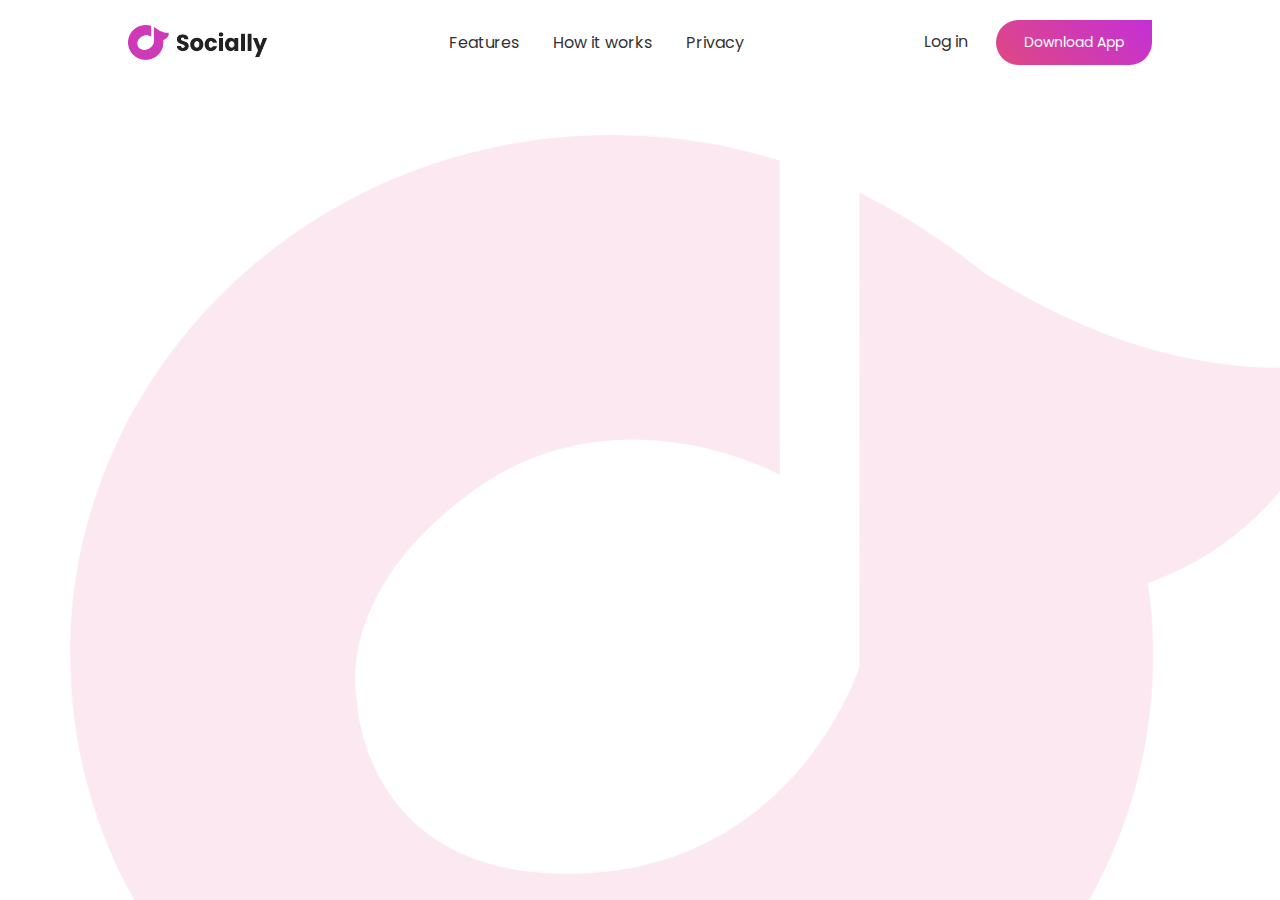
<file: socially-website/index.html>
<!DOCTYPE html>
<html lang="en">
<head>
  <meta charset="UTF-8">
  <meta name="viewport" content="width=device-width, initial-scale=1.0">
  <title>Socially</title>

  <link rel="stylesheet" href="styles/style.css">
</head>
<body>

  <div class="hero">

    <nav class="navbar">
      <img src="images/logo.png" class="logo">

      <ul>
        <li><a href="#">Features</a></li>
        <li><a href="#">How it works</a></li>
        <li><a href="#">Privacy</a></li>
      </ul>

      <div class="button">
        <a href="#" class="login-button">Log in</a>
        <a href="#" class="download-button">Download App</a>
      </div>
    </nav>

    <div class="content">
      <h1 class="animation">Make <br>New Friends</h1>
      <p class="animation">Socially is a new social media platfrom to make new friends online in the world. Now let's explore all it's amazimg features.</p>
      <a href="#" class="join-now-button animation">Join Now</a>
    </div>

    <img src="images/pic.png" class="feature-img animation">

  </div>
  
</body>
</html>
</file>
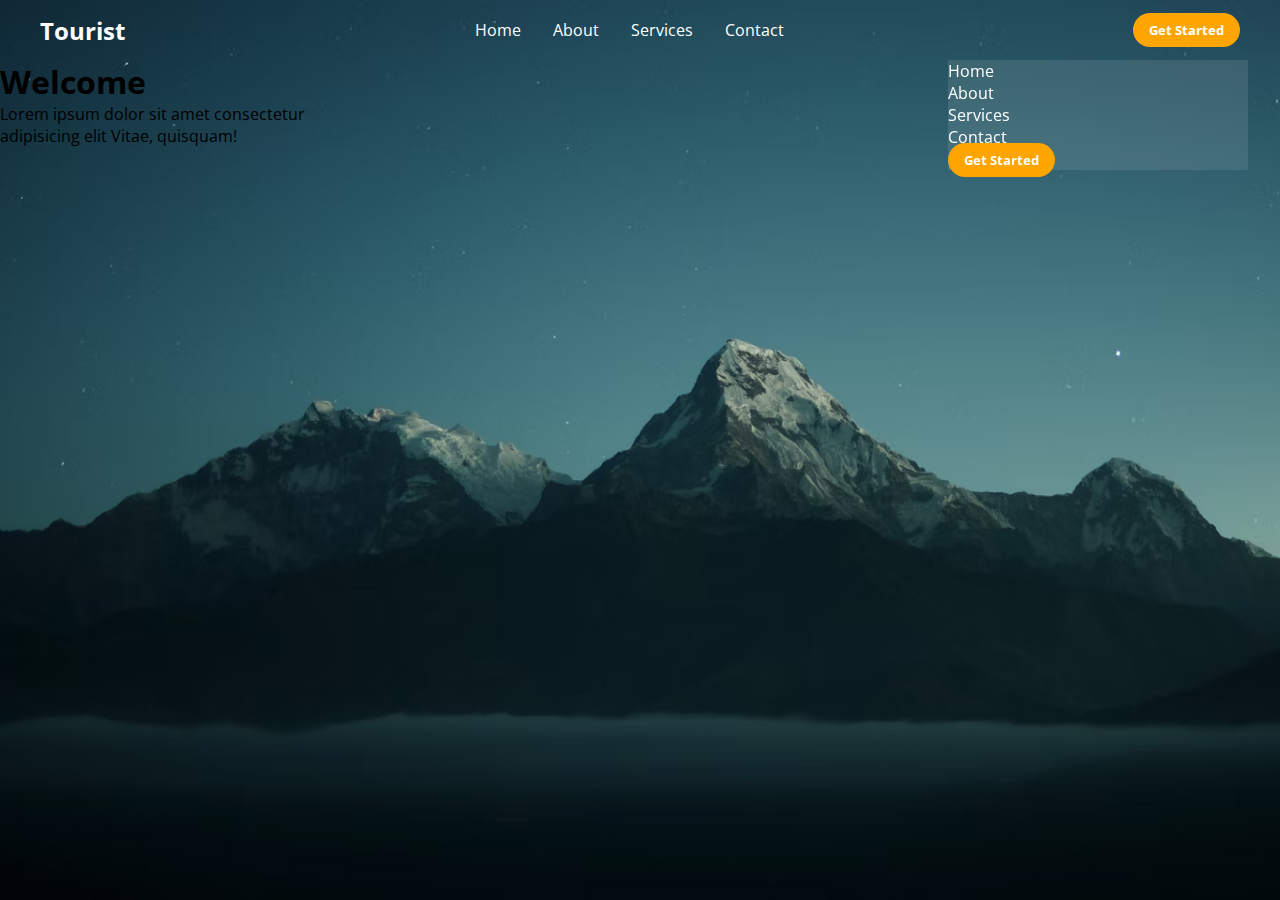
<file: tourist-website/index.html>
<!DOCTYPE html>
<html lang="en">
<head>
  <meta charset="UTF-8">
  <meta name="viewport" content="width=device-width, initial-scale=1.0">
  <title>Responsive Navbar</title>

  <link rel="stylesheet" href="https://cdnjs.cloudflare.com/ajax/libs/font-awesome/6.2.1/css/all.min.css" integrity="sha512-MV7K8+y+gLIBoVD59lQIYicR65iaqukzvf/nwasF0nqhPay5w/9lJmVM2hMDcnK1OnMGCdVK+iQrJ7lzPJQd1w==" crossorigin="anonymous" referrerpolicy="no-referrer" />

  <link rel="stylesheet" href="style.css">
</head>
<body>

  <header>
    <div class="navbar">
      <div class="logo"> <a href="#">Tourist</a> </div>
      <ul class="links">
        <li><a href="#">Home</a></li>
        <li><a href="#">About</a></li>
        <li><a href="#">Services</a></li>
        <li><a href="#">Contact</a></li>
      </ul>
      <a href="#" class="action_btn">Get Started</a>
      <div class="toggle_btn">
        <i class="fa-solid fa-bars"></i>
      </div>
    </div>

    <div class="dropdown-menu">
      <li><a href="#">Home</a></li>
      <li><a href="#">About</a></li>
      <li><a href="#">Services</a></li>
      <li><a href="#">Contact</a></li>
      <li><a href="#" class="action_btn">Get Started</a></li>
    </div>

  </header>

  <main>
    <section id="hero">
      <h1>Welcome</h1>
      <p>Lorem ipsum dolor sit amet consectetur <br> adipisicing elit Vitae, quisquam!</p>
    </section>
  </main>


  <script>
    const toggleBtn = document.querySelector('.toggle_btn');
    const toggleBtnIcon = document.querySelector('.toggle_btn i');
    const dropDownMenu = document.querySelector('.dropdown-menu')

    toggleBtn.onclick = function () {
      dropDownMenu.classList.toggle('open')
      const isOpen = dropDownMenu.classList.contains('open');

      toggleBtnIcon.classList = isOpen 
       ? 'fa-solid fa-xmark'
       : 'fa-solid fa-bars'
    }
  </script>
  
</body>
</html>
</file>
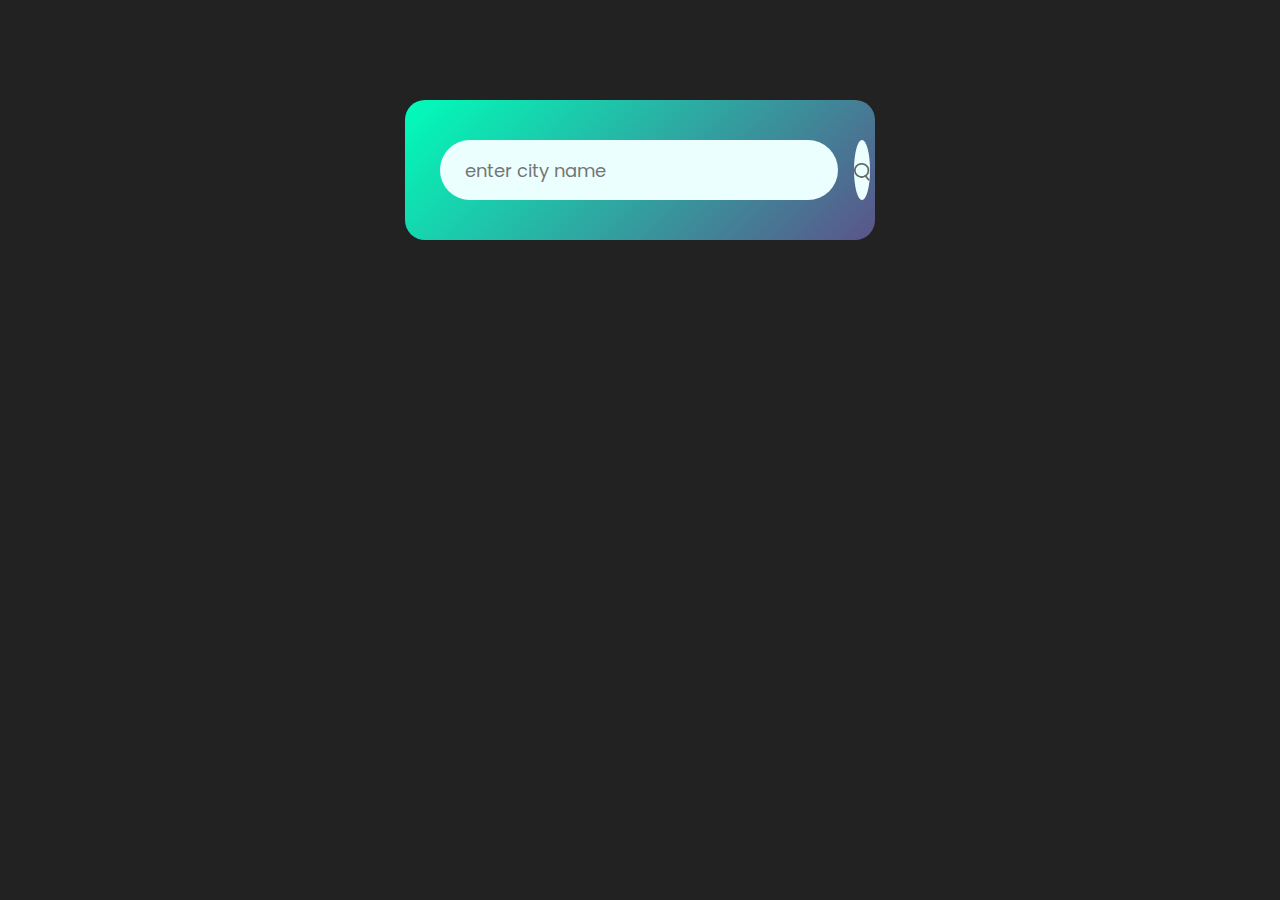
<file: weather-app/index.html>
<!DOCTYPE html>
<html lang="en">
<head>
  <meta charset="UTF-8">
  <meta name="viewport" content="width=device-width, initial-scale=1.0">
  <title>Weather App</title>
  <link rel="stylesheet" href="styles/style.css">
</head>
<body>

  <div class="card">

    <div class="search">

      <input type="text" placeholder="enter city name" spellcheck="false">

      <button><img src="images/search.png"></button>

    </div>

    <div class="error">
      <p>Invalid city name</p>
    </div>

    <div class="weather">
      <img src="images/rain.png" class="weather-icon">

      <h1 class="temp">22°c</h1>
      <h2 class="city">New York</h2>

      <div class="details">
        <div class="col">
          <img src="images/humidity.png" alt="">

          <div>
            <p class="humidity">50%</p>
            <p>Humidity</p>
          </div>
        </div>

        <div class="col">
          <img src="images/wind.png" alt="">

          <div>
            <p class="wind">15 km/h</p>
            <p>Wind Speed</p>
          </div>
        </div>
      </div>
    </div>

  </div>


  
  <script src="script/script.js"></script>

</body>
</html>
</file>
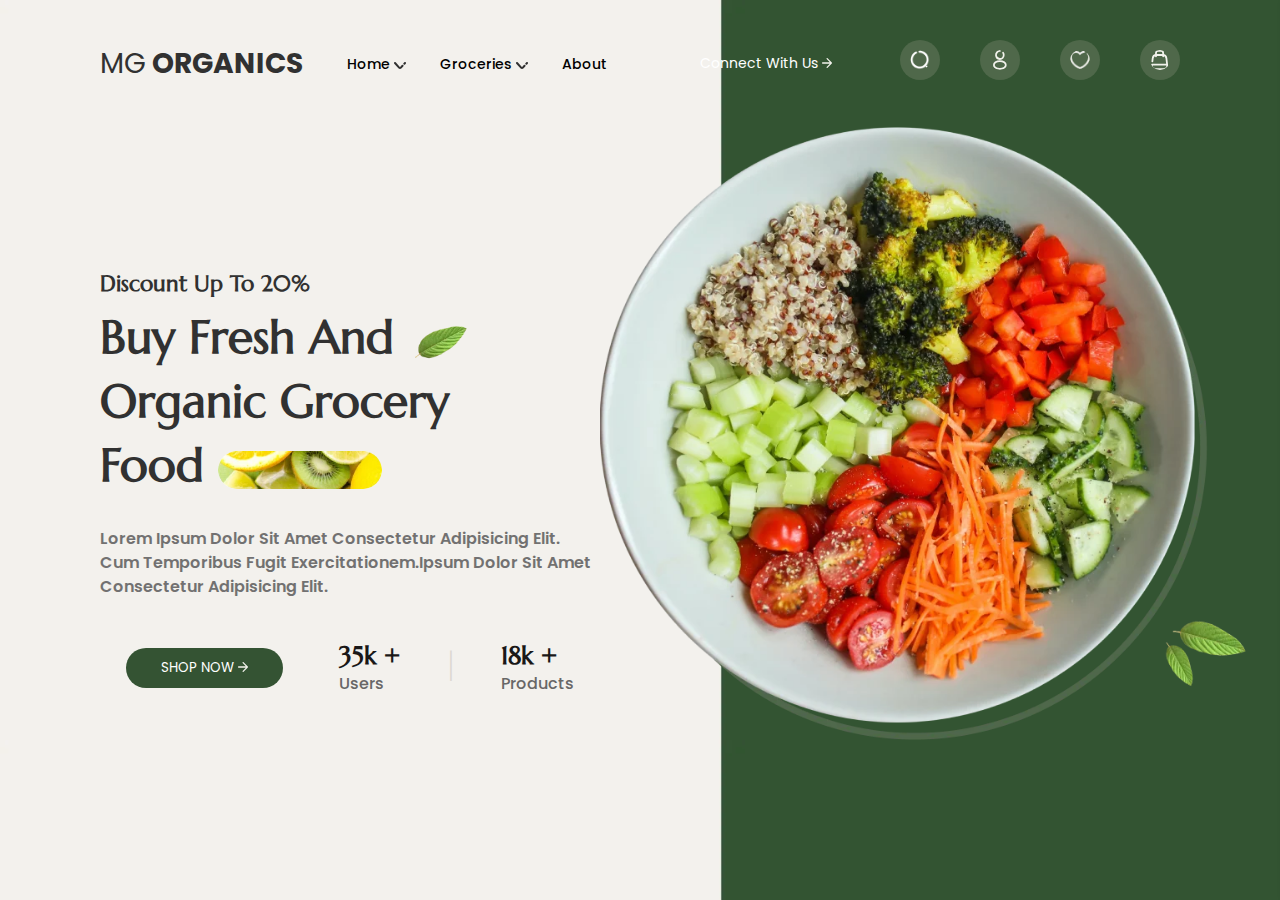
<file: exercise-1/site.html>
<!DOCTYPE html>
<html lang="en">
<head>
  <meta charset="UTF-8">
  <meta name="viewport" content="width=device-width, initial-scale=1.0">
  <title>Organics site</title>

  <link rel="stylesheet" href="site.css">

  <link rel="stylesheet" href="https://cdnjs.cloudflare.com/ajax/libs/font-awesome/6.2.1/css/all.min.css" integrity="sha512-MV7K8+y+gLIBoVD59lQIYicR65iaqukzvf/nwasF0nqhPay5w/9lJmVM2hMDcnK1OnMGCdVK+iQrJ7lzPJQd1w==" crossorigin="anonymous" referrerpolicy="no-referrer" />

</head>
<body>

  <header>
    <div class="container">

      <div class="name">
        <span>Mg</span> Organics
      </div>

      <div class="menu">
        <ul>

          <li>home <img src="image/Drop-down-arrow.svg" alt="">
          </li>

          <li>groceries <img src="image/Drop-down-arrow.svg" alt=""></li>

          <li>About</li>

        </ul>


      </div>

      <div class="connect">
        <div class="connect-title">connect with us <img src="image/Right-arrow.svg" class="right-arrow"></div>

        <div class="icons">
            <a href="#"><img class="serach-icon-new" src="image/serach-icon-new.webp" alt=""></a>
            <a href="#"><img class="none" src="image/Profile-icon.svg" alt=""></a>
            <a href="#"><img class="none" src="image/heart-new.webp" alt=""></a>
            <a href="#"><img class="cart-icon" src="image/Cart-Icon.svg" alt=""></a>
        </div>
      </div>

    </div>

      <div class="hamburger" onclick="toggleSidebar()">☰</div>

      <div class="sidebar" id="sidebar">
      <div class="close-btn" onclick="toggleSidebar()">✕</div>
        <ul>
          <li>home <img src="image/Drop-down-arrow.svg" alt=""></li>

          <li>groceries <img src="image/Drop-down-arrow.svg" alt=""></li>

          <li>Pages <img src="image/Drop-down-arrow.svg" alt=""></li>

          <li>Profile</li>
          <li>Wishlist</li>
        </ul>
    </div>

  </header>



  <main class="content">
    <div class="content-section">
      <h5 class="discount">discount up to 20%</h5>
      <h3 class="description">Buy Fresh and <img src="image/single-Leaf.webp" class="single-leaf"> <br> Organic grocery <br> food <img src="image/Banner-rectangle-img.webp" class="banner-rectangle-img"></h3>
      <p class="para">Lorem ipsum dolor sit amet consectetur adipisicing elit. Cum temporibus fugit exercitationem.ipsum dolor sit amet consectetur adipisicing elit.</p>

     
      

      <div class="last">
        <button class="shop-btn">shop now <img src="image/Right-arrow.svg
      " alt=""></button>
        <h3 class="user">35k + <p>users</p></h3>
      <p class="pipe">|</p>
      <h3 class="products">18k + <p>products</p></h3>
      </div>
   
    </div>

    <div class="picture-section">
      <img src="image/banner-img.webp" alt="">
    </div>

    
     
  </main>


   <script>
    function toggleSidebar() {
      document.getElementById("sidebar").classList.toggle("open");
    }
  </script>
  
</body>
</html>
</file>
<file: socially-website/styles/style.css>
@import url('https://fonts.googleapis.com/css2?family=Poppins:ital,wght@0,100;0,200;0,300;0,400;0,500;0,600;0,700;0,800;0,900;1,100;1,200;1,300;1,400;1,500;1,600;1,700;1,800;1,900&display=swap');



*
{
  margin: 0;
  padding: 0;
  box-sizing: border-box;
  font-family: "Poppins", sans-serif;
}

.hero 
{
  width: 100%;
  height: 100vh;
  background-image: url(../images/back-image.png);
  background-position: center;
  background-size: cover;
  padding: 10px 10%;
  overflow: hidden;
  position: relative;
}

.navbar {
  display: flex;
  justify-content: space-between;
  align-items: center;
  padding: 10px 0;
}

.logo {
  width: 140px;
}

.navbar ul li {
  list-style: none;
  display: inline-block;
  margin: 10px 15px;
}

.navbar ul li a {
  text-decoration: none;
  color: #333;
  font-weight: 400px;
}

.login-button {
  color: #333;
  margin-right: 24px;
  font-weight: 400;
  text-decoration: none;
}

.download-button {
  display: inline-block;
  text-decoration: none;
  color: #fff;
  font-weight: 400;
  background-image: linear-gradient(45deg, #df4881, #c430d7);
  padding: 12px 28px;
  font-size: 14px;
  border-radius: 30px;
  border-top-right-radius: 0;
  transition: 0.5s;
}

.content{
  margin-top: 10%;
  max-width: 600px;
}

.join-now-button {
  display: inline-block;
  background-image: linear-gradient(45deg, #df4881, #c430d7);
  padding: 12px 28px;
  border-radius: 30px;
  border-top-right-radius: 0;
  color: #fff;
  text-decoration: none;
  font-size: 14px;
  transition: 0.5s;
}

.download-button:hover ,
.join-now-button:hover {
  border-top-right-radius: 30px;
}

.content h1 {
  font-size: 70px;
  color: #222;
}

.content p {
  margin: 10px 0 30px;
  color: #333;
  animation-delay: 0.5s;
}

.content .join-now-button {
  padding: 15px 80px;
  font-size: 15px;
  animation-delay: 1s;
}

.feature-img {
  position: absolute;
  right: 10%;
  width: 450px;
  border: 0;
  top: 15%;
}

.feature-img .animation {
  animation-delay: 1.5s;
}

.animation {
  opacity: 0;
  transform: translateY(30px);
  animation: moveup 0.5s linear forwards;
}

@keyframes moveup {
  100% {
    opacity: 1;
    transform: translateY(0);
  }
}


@media (max-width: 767px) {
  .navbar ul li {
    display: none;
  }

  .content {
    flex-direction: column;
    text-align: center;
    padding: 20px;
    position: relative;
    z-index: 100;
  }

  .content h1 ,
  .content p,
  .content .join-now-button {
    margin-bottom: 20px;
  }

  .feature-img {
    display: none;
  }

  .button {
    display: flex;
    flex-direction:row;
    justify-content: center;
    align-items: center;
  }

  .download-button {
    display: block;
    margin: 10px auto;
  }
}

@media (min-width: 768px) and (max-width:991px) {
  .content {
    flex-direction: column;
    justify-content: space-between;
    align-items: center;
    padding: 40px;
    z-index: 100;
    position: relative;
  }

  .content h1 ,
  .content p,
  .content .join-now-button {
    margin-bottom: 30px;
  }

  .feature-img {
    display: none;
  }

 

  .download-button {
    margin: 0 auto;
  }
}


/*

 background-image: linear-gradient(45deg, #df4881, #c430d7);
 */
</file>
<file: tourist-website/style.css>
@import url('https://fonts.googleapis.com/css2?family=Open+Sans:ital,wght@0,300..800;1,300..800&display=swap');

*{
  margin: 0;
  padding: 0;
  box-sizing: border-box;
  font-family: "Open Sans", sans-serif;
}

body {
  height: 100vh;
  background-color: #000;
  background-image: url(backgroud-image.avif);
  background-position: center;
  background-size: cover;
}

li{
  list-style: none;
}

a {
  text-decoration:none;
  color: #fff;
  font-size: 1rem;
}

a:hover {
  color: orange;
}

/* HEADER */

header {
  position: relative;
  padding: 0 2rem;
}

.navbar {
  width: 100%;
  height: 60px;
  max-width: 1200px;
  margin: 0 auto;
  display: flex;
  align-items: center;
  justify-content: space-between;
}

.navbar .logo a {
  font-size: 1.5rem;
  font-weight: bold;
}

.links {
 display: flex;
 gap: 2rem;
}

.navbar .toggle_btn {
  color: #fff;
  font-size: 1.5rem;
  cursor: pointer;
  display: none;
}

.action_btn {
  background-color: orange;
  color: #fff;
  padding: 0.5rem 1rem;
  border: none;
  outline: none;
  border-radius: 20px;
  font-size: 0.8rem;
  font-weight: bold;
  cursor: pointer;
  transition: scale 0.5s ease;
}

.action_btn:hover {
  scale: 1.05;
  color: #fff;
}

.action_btn:active {
  scale: 0.95;
}

/* DROPDOWN MENU */
.dropdown-menu {
  position: absolute;
  right: 2rem;
  top: 60px;
  width: 300px;
  background: rgba(255, 255, 255, 0.1);
  backdrop-filter: blur(15px);
}


/* MEDIA QUERIES */

@media (max-width: 991px) {
  .navbar .links,
  .navbar .action_btn {
    display: none;
  }

  .navbar .toggle_btn {
    display: block;
  }
}
</file>
<file: weather-app/styles/style.css>
@import url('https://fonts.googleapis.com/css2?family=Poppins:ital,wght@0,100;0,200;0,300;0,400;0,500;0,600;0,700;0,800;0,900;1,100;1,200;1,300;1,400;1,500;1,600;1,700;1,800;1,900&display=swap');

*
{
  margin: 0;
  padding: 0;
  box-sizing: border-box;
  font-family: "Poppins", sans-serif;
}

body {
  background-color: #222;
}

.card {
  width: 90%;
  max-width: 470px;
  background: linear-gradient(135deg, #00feba, #5b548a);
  color: #fff;
  margin: 100px auto 0;
  border-radius: 20px;
  padding: 40px 35px;
  text-align: center;
}

.search {
  width: 100%;
  display: flex;
  justify-content: space-between;
  align-items: center;
}

.search input {
  border: 0;
  outline: 0;
  background-color: #ebfffe;
  color: #555;
  padding: 10px 25px;
  height: 60px;
  border-radius: 30px;
  flex: 1;
  margin-right: 16px;
  font-size: 18px;
}

.search button {
  border: 0;
  outline: 0;
  background-color: #ebfffe;
  border-radius: 50%;
  height: 60px;
  width: 60px;
  cursor: pointer;
}

.search button img{
  width: 16px;
  padding-top: 10px;
}

.weather-icon {
  width: 170px;
  margin-top: 30px;
}

.weather h1{
  font-size: 80px;
  font-weight: 500;
}

.weather h2 {
  font-size: 45px;
  font-weight: 400;
  margin-top: -10px;
}

.details {
  display: flex;
  align-items: center;
  justify-content: space-between;
  padding: 0 20px;
  margin-top: 50px;
}

.col {
  display: flex;
  align-items: center;
  text-align: left;
}

.col img {
  width: 40px;
  margin-right: 10px;
}

.humidity , .wind {
  font-size: 28px;
  margin-top: -6px;
}

.weather {
  display: none;
}

.error {
  text-align: left;
  margin-left: 10px;
  font-size: 14px ;
  margin-top: 10px;
  display: none;
}
</file>
<file: exercise-1/site.css>
@import url('https://fonts.googleapis.com/css2?family=Marcellus&display=swap');


@import url('https://fonts.googleapis.com/css2?family=Poppins:ital,wght@0,100;0,200;0,300;0,400;0,500;0,600;0,700;0,800;0,900;1,100;1,200;1,300;1,400;1,500;1,600;1,700;1,800;1,900&display=swap');


*
{
  margin:0;
  padding: 0;
  box-sizing: border-box;
  font-family: "Poppins", sans-serif;
  text-transform: capitalize;
 
}

body {
  background: url(image/home1-banner-img.webp);
  background-position: center;
  background-size: cover;
}

.container {
  display: flex;
  justify-content: space-between;
  align-items: center;
  margin: 40px 100px;
}

.container .name {
  text-transform: uppercase;
  font-size: 28px;
  font-weight: bold;
  color: rgb(49, 49 ,49);
}

.name span {
  text-transform: uppercase;
  font-weight: 400;
}

.menu ul li {
  display: inline-block;
  padding-right: 30px;
  font-size: 14px;
  font-weight: 500;
}

.connect {
  width: 500px;
  display: flex;
  align-items: center;
  justify-content: space-between;
  
}

.connect-title {
  color: #fff;
  font-size: 14px;
  font-weight: 400;
  cursor: pointer;
  padding-left: 20px;
}

.connect-title .right-arrow {
  width: 10px;
}

.icons {
  display: flex;
  gap: 40px;
}



.icons img {
  width: 40px;
  height: 40px;
  object-fit: contain;
  background-color: rgb(79, 104, 74);
  border-radius: 50px;
  padding: 10px;
  
}

.content {
  margin: auto 100px;
  display: flex;
  align-items: center;
 
}

.discount {
  color: rgb(49, 49 ,49);
  font-size: 22px;
  font-weight: bold;
  font-family: "Marcellus", serif; 
  margin-top: 100px;
  margin-bottom: 8px;
}

.description {
  color: rgb(49, 49 ,49);
  font-size: 46px;
  font-family: "Marcellus", serif; 
  font-weight: 700;
  line-height: 64px;
  margin-bottom: 8px;
}

.description .banner-rectangle-img {
  vertical-align: middle;
  width: 164px;
  border-radius: 20px;
}

.description .single-leaf {
  vertical-align: middle;
  width: 64px;
}

.para {
  width: 500px;
  font-size: 16px;
  font-weight: 600;
  line-height: 24px;
  color: rgb(114, 113, 113);
  margin-top: 30px;
  margin-bottom: 40px;
}

.shop-btn {
  display: inline-block;
  text-transform: uppercase;
  color: #fff;
  padding: 10px 35px;
  background-color: rgb(52, 83, 51);
  border-radius: 20px;
  border: none;
}

.shop-btn img {
  height: 10px;
}

.last {
  display: flex;
  align-items:center ;
  justify-content: space-evenly;
}

.user {
  display: inline;
  margin-right: 20px ;
  margin-left: 30px;
  font-family: "Marcellus";
  font-size: 25px;
  font-weight: 700;
  color: rgb(26, 24, 24);
}

.user p {
  color: rgb(104, 103, 103);
  font-size: 16px;
  font-weight: 500;
}

.pipe {
  display: inline;
  color: rgb(221, 216, 210);
  margin-right: 20px;
  margin-bottom: 5px;
  font-size: 35px;
  font-weight: 200;
}

.products {
  display: inline;
  font-family: "Marcellus";
  font-size: 25px;
  font-weight: 700;
  color: rgb(26, 24, 24);
}

.products p {
  color: rgb(104, 103, 103);
  font-size: 16px;
  font-weight: 500;
}

.picture-section img {
  width: 650px;
  vertical-align: middle;
}


.sidebar {
  height: 100%;
  width: 250px;
  position: fixed;
  top: 0;
  right: -250px;
  background-color: white;
  box-shadow: 2px 0 5px rgba(0,0,0,0.1);
  transition: 0.3s;
  z-index: 1000;
}

.sidebar.open {
  right: 0;
}

.sidebar .close-btn {
  background-color: #4a5f38;
  color: white;
  padding: 10px;
  text-align: right;
  cursor: pointer;
}

.sidebar ul {
  list-style: none;
  padding: 0;
  margin: 0;
}

.sidebar ul li {
  padding: 15px 20px;
  border-bottom: 1px solid #ddd;
  cursor: pointer;
}

.sidebar ul li:hover {
  background-color: #f0f0f0;
}

.hamburger {
  font-size: 30px;
  padding: 15px;
  cursor: pointer;
  position: fixed;
  top: 0;
  right:0;
  display: none;
}


@media (max-width : 991px) {
  .menu  , .connect-title , .none{
    display: none;
  }

  .name {
    display: block;
    width: 200px;
  }

  .serach-icon-new , 
  .cart-icon {
    display:flex;
    flex: 1;
    width: 200px;

  }
}



/* font-family: "Marcellus", serif; *
</file>
